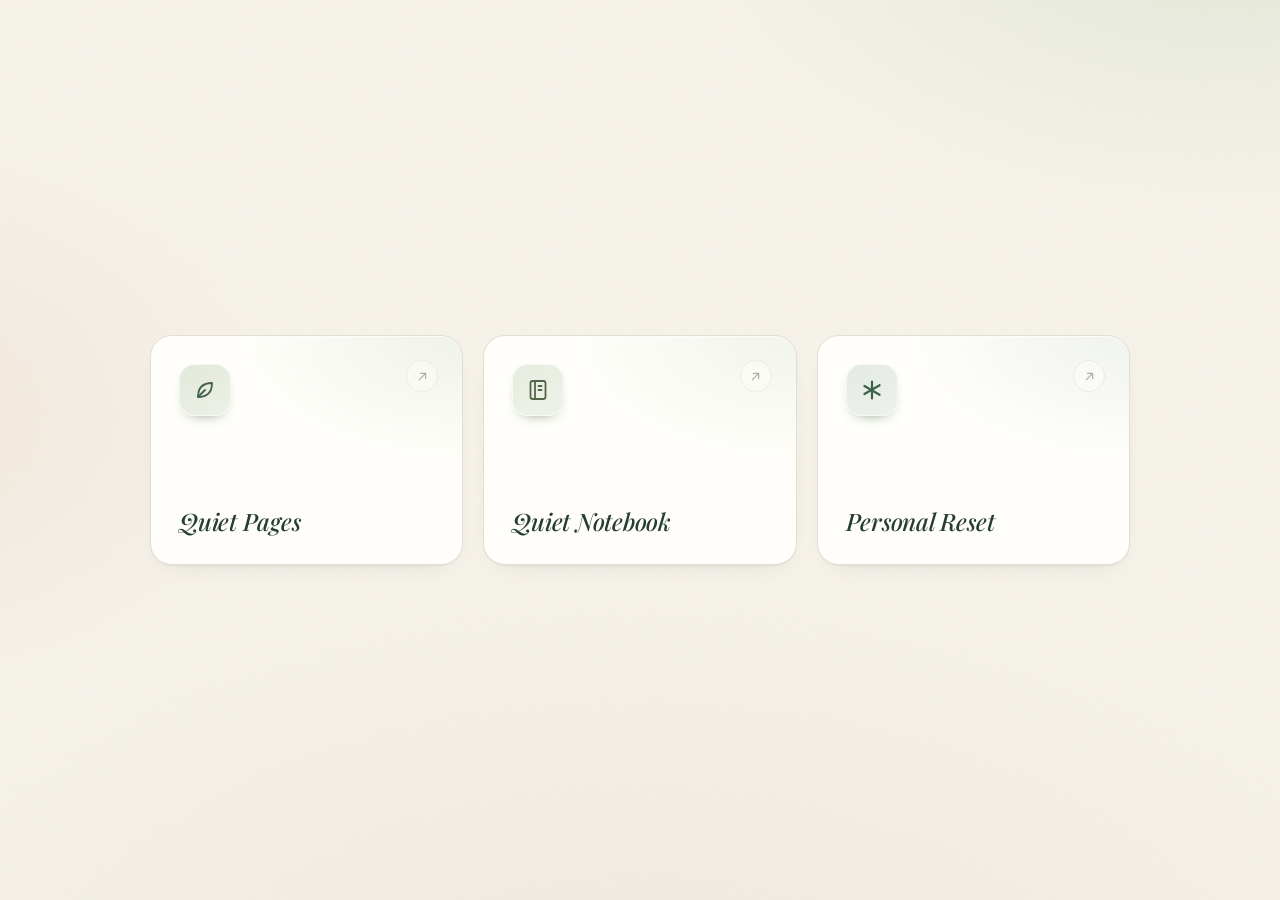
<file: index.html>
<!DOCTYPE html>
<html lang="en">
<head>
  <meta charset="utf-8">
  <meta name="viewport" content="width=device-width, initial-scale=1">
  <meta name="theme-color" content="#f7f3eb" media="(prefers-color-scheme: light)">
  <meta name="theme-color" content="#18221e" media="(prefers-color-scheme: dark)">
  <title>Quiet Corner</title>
  <link rel="icon" href="data:image/svg+xml,%3Csvg xmlns='http://www.w3.org/2000/svg' viewBox='0 0 24 24'%3E%3Crect width='24' height='24' rx='7' fill='%23466150'/%3E%3Cpath d='M7 17C7 11 10 8 17 7c0 7-3 10-10 10z' fill='none' stroke='%23f8f7f3' stroke-width='1.8' stroke-linejoin='round'/%3E%3C/svg%3E">
  <link rel="preconnect" href="https://fonts.googleapis.com">
  <link rel="preconnect" href="https://fonts.gstatic.com" crossorigin>
  <link rel="stylesheet" href="https://fonts.googleapis.com/css2?family=DM+Sans:wght@400;500;600;700&family=Playfair+Display:ital,wght@1,500;1,600&display=swap">
  <link rel="stylesheet" href="start.css">
  <script src="start.js" defer></script>
</head>
<body>
  <main class="choices" aria-label="Choose a page">
    <a class="choice" href="pages/" style="--tint:#e2eadb; --tint-strong:#466150; --ink-accent:#466150">
      <span class="glyph" aria-hidden="true">
        <svg viewBox="0 0 24 24" fill="none" stroke="currentColor" stroke-width="1.8" stroke-linecap="round" stroke-linejoin="round"><path d="M5 19C5 10 10 5 19 5c0 9-5 14-14 14z"/><path d="M5 19l7-7"/></svg>
      </span>
      <span class="name">Quiet Pages</span>
      <span class="arrow" aria-hidden="true"><svg viewBox="0 0 24 24" fill="none" stroke="currentColor" stroke-width="2" stroke-linecap="round" stroke-linejoin="round"><path d="M7 17L17 7M9 7h8v8"/></svg></span>
    </a>
    <a class="choice" href="notebook/" style="--tint:#e6eddf; --tint-strong:#53664b; --ink-accent:#53664b">
      <span class="glyph" aria-hidden="true">
        <svg viewBox="0 0 24 24" fill="none" stroke="currentColor" stroke-width="1.8" stroke-linecap="round"><rect x="4.5" y="3" width="15" height="18" rx="2.25"/><path d="M9 3v18M12.5 8h3M12.5 12h3"/></svg>
      </span>
      <span class="name">Quiet Notebook</span>
      <span class="arrow" aria-hidden="true"><svg viewBox="0 0 24 24" fill="none" stroke="currentColor" stroke-width="2" stroke-linecap="round" stroke-linejoin="round"><path d="M7 17L17 7M9 7h8v8"/></svg></span>
    </a>
    <a class="choice" href="reset/" style="--tint:#e4ebe3; --tint-strong:#3f604b; --ink-accent:#3f604b">
      <span class="glyph" aria-hidden="true">
        <svg viewBox="0 0 24 24" fill="none" stroke="currentColor" stroke-width="2.2" stroke-linecap="round"><path d="M12 3.5v17M4.4 8l15.2 8.8M4.4 16l15.2-8.8"/></svg>
      </span>
      <span class="name">Personal Reset</span>
      <span class="arrow" aria-hidden="true"><svg viewBox="0 0 24 24" fill="none" stroke="currentColor" stroke-width="2" stroke-linecap="round" stroke-linejoin="round"><path d="M7 17L17 7M9 7h8v8"/></svg></span>
    </a>
  </main>
</body>
</html>
</file>
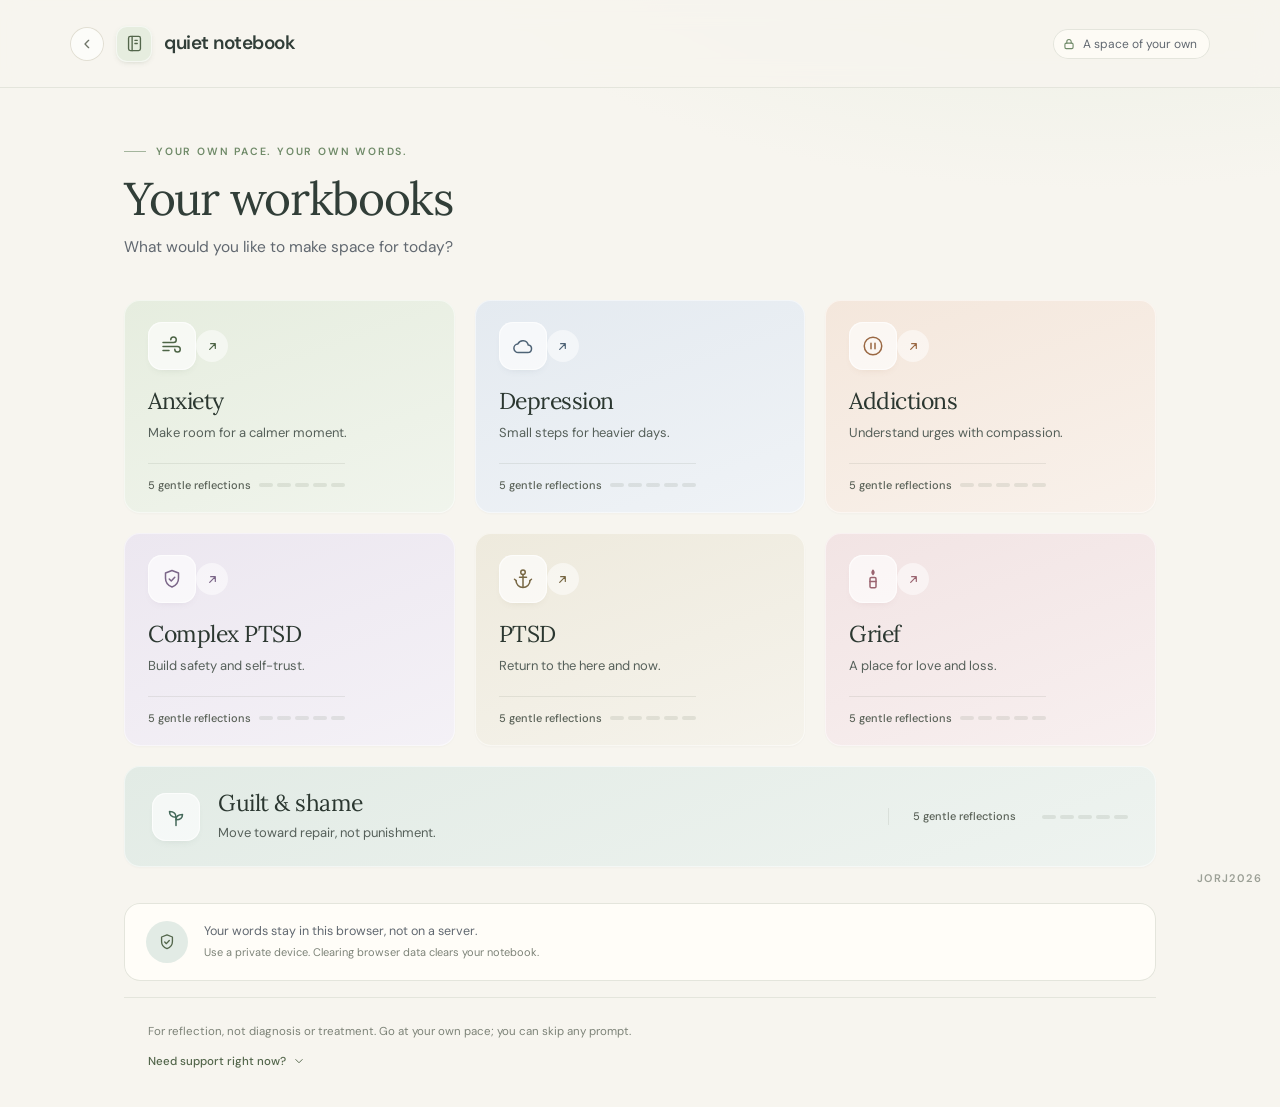
<file: notebook/index.html>
<!DOCTYPE html>
<html lang="en"><head><meta charset="UTF-8"><meta name="viewport" content="width=device-width, initial-scale=1"><meta name="theme-color" content="#f7f5ef"><title>Quiet Notebook</title><link rel="icon" href="data:image/svg+xml,<svg xmlns='http://www.w3.org/2000/svg' viewBox='0 0 24 24' fill='none' stroke='%2353664b' stroke-width='1.8' stroke-linecap='round'><rect x='4.5' y='3' width='15' height='18' rx='2.25' fill='%23e6eddf'/><path d='M9 3v18M12.5 8h3M12.5 12h3'/></svg>"><link rel="stylesheet" href="style.css"><link rel="stylesheet" href="../back.css"><script type="module" src="app.js"></script></head><body><header class="topbar"><div class="home-group"><a class="back-home" href="../" aria-label="Back to start" title="Back to start"><svg viewBox="0 0 24 24" fill="none" stroke="currentColor" stroke-width="2" stroke-linecap="round" stroke-linejoin="round" aria-hidden="true"><path d="M14.5 6.5L9 12l5.5 5.5"/></svg></a><a class="brand" href="#" aria-label="Quiet Notebook home"><span class="mark" aria-hidden="true"><svg class="ico" viewBox="0 0 24 24" focusable="false"><rect x="4.5" y="3" width="15" height="18" rx="2.25"/><path d="M9 3v18M12.5 8h3M12.5 12h3"/></svg></span>quiet notebook</a></div><span class="private"><svg class="ico" viewBox="0 0 24 24" aria-hidden="true" focusable="false"><rect x="5" y="10.5" width="14" height="9.5" rx="2.25"/><path d="M8.25 10.5V8a3.75 3.75 0 0 1 7.5 0v2.5"/></svg>A space of your own</span></header><main id="app"></main><footer>For reflection, not diagnosis or treatment. Go at your own pace; you can skip any prompt.<details><summary>Need support right now?<svg class="ico" viewBox="0 0 24 24" aria-hidden="true" focusable="false"><path d="M6.5 9.5l5.5 5.5 5.5-5.5"/></svg></summary><p>If you might hurt yourself or are in immediate danger, contact your local emergency service. In the US or Canada, call or text <a href="tel:988">988</a> for crisis support. Elsewhere, find local support at <a href="https://findahelpline.com" target="_blank" rel="noopener noreferrer">findahelpline.com</a>. A qualified mental health professional can help you work through difficult feelings.</p></details></footer><div class="credit">JORJ2026</div></body></html>
</file>
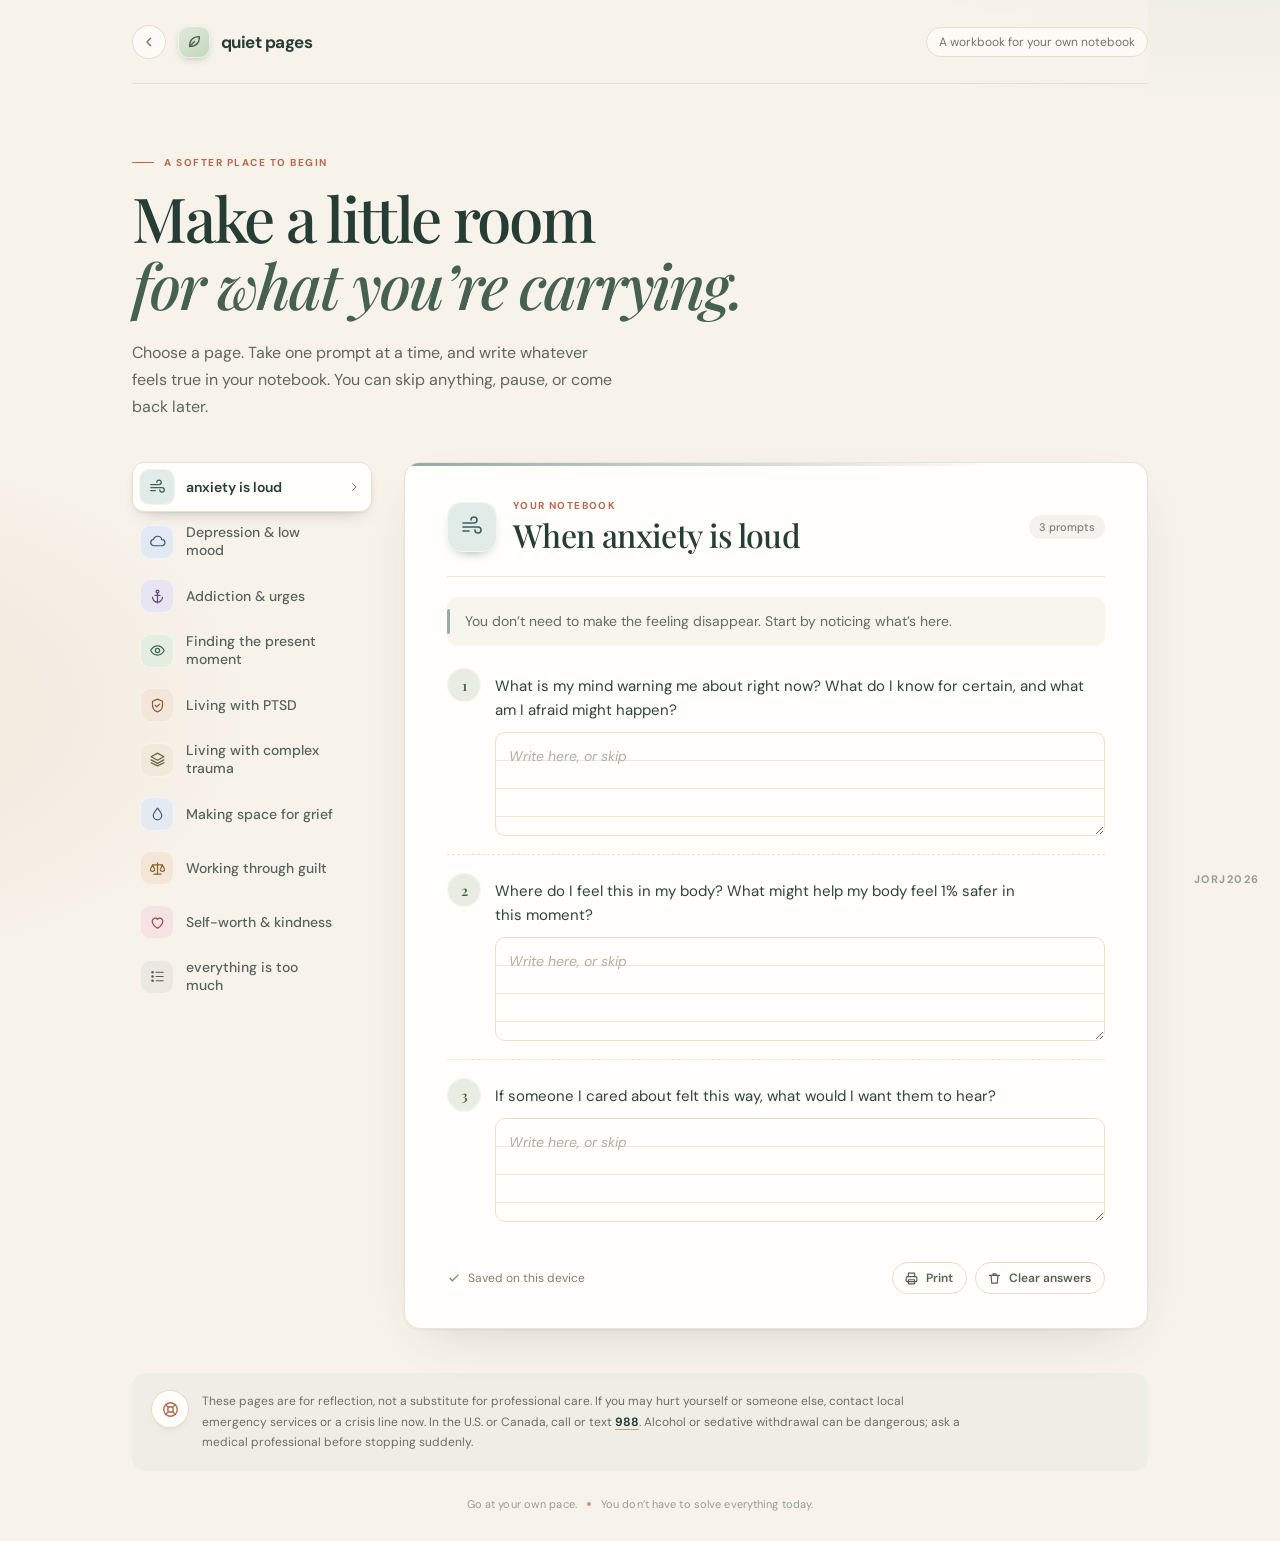
<file: pages/index.html>
<!doctype html>
<html lang="en"><head><meta charset="utf-8"><meta name="viewport" content="width=device-width, initial-scale=1"><meta name="theme-color" content="#f7f3eb"><title>Quiet Pages</title><link rel="icon" href="data:image/svg+xml,%3Csvg xmlns='http://www.w3.org/2000/svg' viewBox='0 0 32 32'%3E%3Crect width='32' height='32' rx='9' fill='%23e2eadb'/%3E%3Cpath d='M9 23C9 14 14 9 23 9c0 9-5 14-14 14z' fill='none' stroke='%23466150' stroke-width='2' stroke-linecap='round' stroke-linejoin='round'/%3E%3Cpath d='M9 23l7-7' fill='none' stroke='%23466150' stroke-width='2' stroke-linecap='round'/%3E%3C/svg%3E"><link rel="stylesheet" href="styles.css"><link rel="stylesheet" href="../back.css"><script type="module" src="app.js"></script></head>
<body><main class="shell"><header class="topbar"><div class="home-group"><a class="back-home" href="../" aria-label="Back to start" title="Back to start"><svg viewBox="0 0 24 24" fill="none" stroke="currentColor" stroke-width="2" stroke-linecap="round" stroke-linejoin="round" aria-hidden="true"><path d="M14.5 6.5L9 12l5.5 5.5"/></svg></a><a class="wordmark" href="#top" aria-label="Quiet Pages home"><span class="mark" aria-hidden="true"><svg viewBox="0 0 24 24" fill="none" stroke="currentColor" stroke-width="1.8" stroke-linecap="round" stroke-linejoin="round"><path d="M5 19C5 10 10 5 19 5c0 9-5 14-14 14z"/><path d="M5 19l7-7"/></svg></span> quiet pages</a></div><span class="top-note">A workbook for your own notebook</span></header>
<section class="intro" id="top" aria-labelledby="main-title"><p class="eyebrow">A softer place to begin</p><h1 id="main-title">Make a little room<br><em>for what you’re carrying.</em></h1><p class="intro-copy">Choose a page. Take one prompt at a time, and write whatever feels true in your notebook. You can skip anything, pause, or come back later.</p></section>
<section class="workbook" aria-label="Self-help workbooks"><nav class="topics" aria-label="Choose a workbook" id="topic-list"></nav><article class="page" aria-live="polite" aria-atomic="true" id="workbook-page"></article></section>
<aside class="care-note"><span class="care-icon" aria-hidden="true"><svg viewBox="0 0 24 24" fill="none" stroke="currentColor" stroke-width="1.7" stroke-linecap="round" stroke-linejoin="round"><circle cx="12" cy="12" r="8.5"/><circle cx="12" cy="12" r="3.5"/><path d="M5.6 5.6l3.3 3.3M15.1 15.1l3.3 3.3M18.4 5.6l-3.3 3.3M8.9 15.1l-3.3 3.3"/></svg></span><p>These pages are for reflection, not a substitute for professional care. If you may hurt yourself or someone else, contact local emergency services or a crisis line now. In the U.S. or Canada, call or text <a href="tel:988">988</a>. Alcohol or sedative withdrawal can be dangerous; ask a medical professional before stopping suddenly.</p></aside>
<footer><span>Go at your own pace.</span><span class="footer-dot" aria-hidden="true"></span><span>You don’t have to solve everything today.</span></footer></main><p class="signature">JORJ2026</p></body></html>
</file>
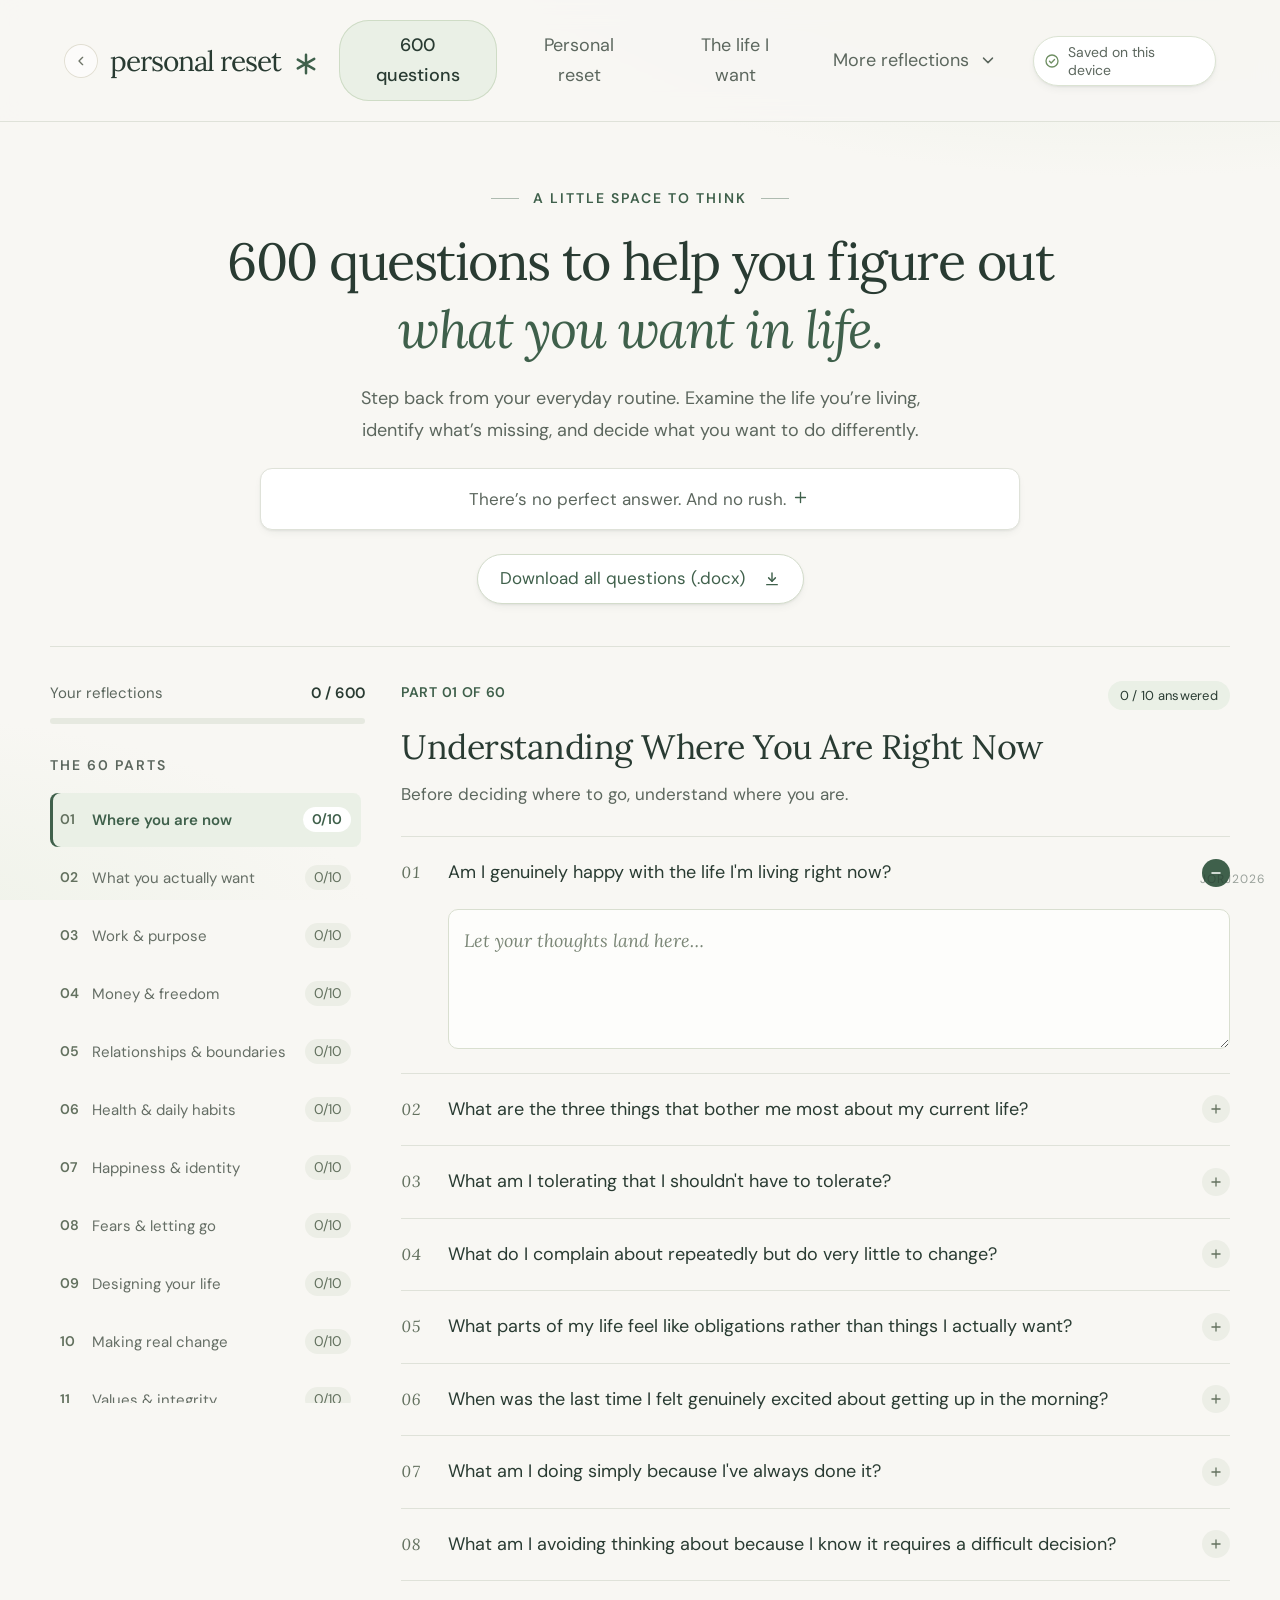
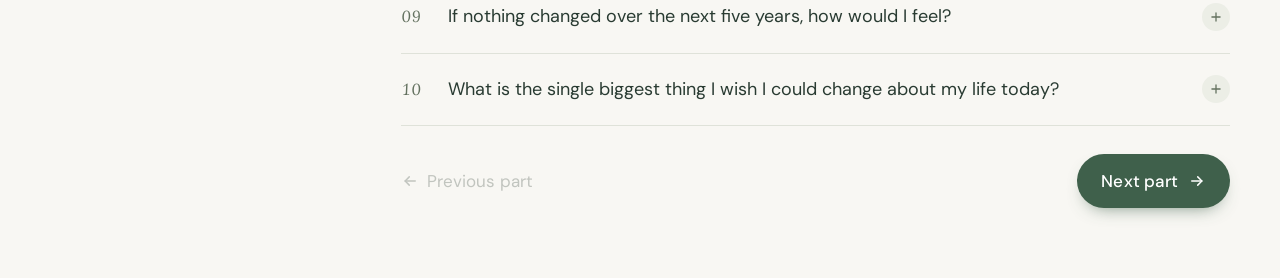
<file: reset/index.html>
<!DOCTYPE html>
<html lang="en"><head><meta charset="utf-8"><meta name="viewport" content="width=device-width,initial-scale=1"><title>Personal Reset</title><link rel="icon" href="data:image/svg+xml,%3Csvg xmlns='http://www.w3.org/2000/svg' viewBox='0 0 24 24'%3E%3Crect width='24' height='24' rx='7' fill='%233f604b'/%3E%3Cpath d='M12 5v14M5.6 8.5l12.8 7M5.6 15.5l12.8-7' stroke='%23f8f7f3' stroke-width='2.2' stroke-linecap='round' fill='none'/%3E%3C/svg%3E"><link rel="stylesheet" href="style.css"><link rel="stylesheet" href="additions.css"><link rel="stylesheet" href="polish.css"><link rel="stylesheet" href="../back.css"><script type="module" src="app.js"></script></head><body><header><div class="home-group"><a class="back-home" href="../" aria-label="Back to start" title="Back to start"><svg viewBox="0 0 24 24" fill="none" stroke="currentColor" stroke-width="2" stroke-linecap="round" stroke-linejoin="round" aria-hidden="true"><path d="M14.5 6.5L9 12l5.5 5.5"/></svg></a><a class="brand" href="./">personal reset<span class="brand-dot" aria-hidden="true"><svg class="icon" viewBox="0 0 24 24" fill="none" stroke="currentColor" stroke-width="2.3" stroke-linecap="round" aria-hidden="true"><path d="M12 3.5v17M4.4 8l15.2 8.8M4.4 16l15.2-8.8"/></svg></span></a></div><nav aria-label="Journal sections"><button data-view="questions" class="active">600 questions</button><button data-view="reset">Personal reset</button><button data-view="inventory">The life I want</button><div class="more-wrap"><button class="more-toggle" type="button" aria-expanded="false" aria-controls="more-menu">More reflections <span class="chev" aria-hidden="true"><svg class="icon" viewBox="0 0 24 24" fill="none" stroke="currentColor" stroke-width="1.9" stroke-linecap="round" stroke-linejoin="round"><path d="M6 9.5l6 6 6-6"/></svg></span></button><div class="more-menu" id="more-menu" hidden aria-label="More reflection sections"></div></div></nav><span class="save-status" id="save-status"><span class="save-icon" aria-hidden="true"><svg class="icon" viewBox="0 0 24 24" fill="none" stroke="currentColor" stroke-width="2" stroke-linecap="round" stroke-linejoin="round"><circle cx="12" cy="12" r="9"/><path d="M8.2 12.3l2.6 2.6 5-5.2"/></svg></span><span id="save-text">Saved on this device</span></span></header><main id="app"></main><div id="toast" role="status"></div><div class="corner-mark" aria-hidden="true">JORJ2026</div></body></html>
</file>
<file: start.css>
:root {
  --paper: #f7f3eb;
  --paper-2: #efe9dd;
  --ink: #263d35;
  --muted: #6f7568;
  --line: #e2dfd3;
  --white: #fffefa;
  --shadow: rgba(38, 61, 53, .34);
  --ease: cubic-bezier(.2, .7, .2, 1);
  --ease-out: cubic-bezier(.16, 1, .3, 1);
  color-scheme: light dark;
}

@media (prefers-color-scheme: dark) {
  :root {
    --paper: #18221e;
    --paper-2: #1d2924;
    --ink: #e4ebe2;
    --muted: #9aa597;
    --line: #2f3d36;
    --white: #202c26;
    --shadow: rgba(0, 0, 0, .5);
  }
}

* { box-sizing: border-box; }

::selection { background: #d6e3cc; color: var(--ink); }

body {
  margin: 0;
  min-height: 100vh;
  min-height: 100dvh;
  display: grid;
  place-items: center;
  padding: clamp(20px, 4vw, 48px);
  background:
    radial-gradient(900px 520px at 96% -12%, color-mix(in srgb, #c9dabd 45%, transparent) 0%, transparent 60%),
    radial-gradient(760px 480px at -12% 46%, color-mix(in srgb, #ead5c2 40%, transparent) 0%, transparent 58%),
    radial-gradient(1200px 700px at 50% 120%, var(--paper-2) 0%, transparent 70%),
    var(--paper);
  background-attachment: fixed;
  color: var(--ink);
  font-family: 'DM Sans', system-ui, sans-serif;
  font-optical-sizing: auto;
  -webkit-font-smoothing: antialiased;
  text-rendering: optimizeLegibility;
  overflow-x: hidden;
}

/* 1. Paper grain over the whole page */
body::after {
  content: '';
  position: fixed;
  inset: 0;
  pointer-events: none;
  z-index: 0;
  opacity: .06;
  mix-blend-mode: multiply;
  background-image: url("data:image/svg+xml,%3Csvg xmlns='http://www.w3.org/2000/svg' width='160' height='160'%3E%3Cfilter id='n'%3E%3CfeTurbulence type='fractalNoise' baseFrequency='.85' numOctaves='2' stitchTiles='stitch'/%3E%3C/filter%3E%3Crect width='100%25' height='100%25' filter='url(%23n)'/%3E%3C/svg%3E");
}

/* 2. Layout */
.choices {
  position: relative;
  z-index: 1;
  display: grid;
  grid-template-columns: repeat(3, minmax(0, 1fr));
  gap: clamp(12px, 2vw, 20px);
  width: min(980px, 100%);
}

/* 3. Cards */
.choice {
  position: relative;
  isolation: isolate;
  overflow: hidden;
  display: flex;
  flex-direction: column;
  align-items: flex-start;
  justify-content: space-between;
  gap: clamp(28px, 5vw, 48px);
  min-height: clamp(180px, 26vh, 230px);
  padding: clamp(20px, 2.4vw, 28px);
  border: 1px solid var(--line);
  border-radius: 22px;
  background:
    radial-gradient(120% 90% at 100% 0%, color-mix(in srgb, var(--tint) 55%, transparent) 0%, transparent 60%),
    var(--white);
  box-shadow:
    inset 0 1px 0 rgba(255, 255, 255, .7),
    0 1px 2px rgba(38, 61, 53, .06),
    0 10px 24px -20px var(--shadow);
  color: var(--ink);
  text-decoration: none;
  -webkit-tap-highlight-color: transparent;
  animation: rise .8s var(--ease-out) both;
  animation-delay: calc(var(--i, 0) * 90ms + 120ms);
  transition:
    transform .35s var(--ease-out),
    box-shadow .35s var(--ease-out),
    border-color .35s var(--ease),
    opacity .35s var(--ease),
    filter .35s var(--ease);
}

.choice:nth-child(1) { --i: 0; }
.choice:nth-child(2) { --i: 1; }
.choice:nth-child(3) { --i: 2; }

/* 4. Soft glow that follows the pointer (see start.js) */
.choice::before {
  content: '';
  position: absolute;
  inset: 0;
  z-index: -1;
  border-radius: inherit;
  opacity: 0;
  pointer-events: none;
  background: radial-gradient(
    260px circle at var(--mx, 50%) var(--my, 0%),
    color-mix(in srgb, var(--tint) 85%, transparent) 0%,
    transparent 70%
  );
  transition: opacity .45s var(--ease);
}

/* 5. Thin accent line that draws across the top edge */
.choice::after {
  content: '';
  position: absolute;
  top: -1px;
  left: 24px;
  right: 24px;
  height: 2px;
  border-radius: 2px;
  background: var(--tint-strong);
  transform: scaleX(0);
  transform-origin: left;
  transition: transform .6s var(--ease-out);
}

.choice:hover,
.choice:focus-visible {
  transform: translateY(-4px);
  border-color: color-mix(in srgb, var(--tint-strong) 35%, var(--line));
  box-shadow:
    inset 0 1px 0 rgba(255, 255, 255, .7),
    0 2px 4px rgba(38, 61, 53, .05),
    0 28px 48px -26px var(--shadow);
}

.choice:hover::before { opacity: 1; }
.choice:hover::after { transform: scaleX(1); }

.choice:active {
  transform: translateY(-1px) scale(.985);
  transition-duration: .12s;
}

.choice:focus-visible {
  outline: 2px solid var(--tint-strong);
  outline-offset: 4px;
}

/* 6. Calm the siblings while one card is hovered */
.choices:has(.choice:hover) .choice:not(:hover) {
  opacity: .6;
  filter: saturate(.7);
}

/* 7. Glyph */
.glyph {
  position: relative;
  display: grid;
  place-items: center;
  width: 52px;
  height: 52px;
  border-radius: 16px;
  background: linear-gradient(150deg, var(--tint) 0%, color-mix(in srgb, var(--tint) 70%, #fff) 100%);
  color: var(--ink-accent);
  box-shadow: inset 0 0 0 1px rgba(255, 255, 255, .6), 0 6px 14px -10px var(--tint-strong);
  transition: transform .5s var(--ease-out), border-radius .5s var(--ease-out), box-shadow .5s var(--ease-out);
}

.glyph::after {
  content: '';
  position: absolute;
  inset: -6px;
  border-radius: 20px;
  border: 1px dashed color-mix(in srgb, var(--tint-strong) 35%, transparent);
  opacity: 0;
  transform: scale(.9) rotate(-8deg);
  transition: opacity .4s var(--ease), transform .6s var(--ease-out);
}

.glyph svg {
  width: 24px;
  height: 24px;
  transition: transform .5s var(--ease-out);
}

.choice:hover .glyph {
  transform: rotate(-6deg) scale(1.06);
  border-radius: 22px;
  box-shadow: inset 0 0 0 1px rgba(255, 255, 255, .6), 0 12px 24px -12px var(--tint-strong);
}
.choice:hover .glyph::after {
  opacity: 1;
  transform: scale(1) rotate(0deg);
}
.choice:hover .glyph svg { transform: scale(1.08); }

/* 8. Name */
.name {
  position: relative;
  font-family: 'Playfair Display', Georgia, serif;
  font-style: italic;
  font-weight: 500;
  font-size: clamp(20px, 2.2vw, 24px);
  line-height: 1.15;
  letter-spacing: -.01em;
  text-wrap: balance;
  transition: color .35s var(--ease), transform .5s var(--ease-out);
}

.choice:hover .name {
  color: var(--tint-strong);
  transform: translateX(2px);
}

@media (prefers-color-scheme: dark) {
  .choice:hover .name { color: color-mix(in srgb, var(--tint) 80%, #fff); }
}

/* 9. Arrow in the corner */
.arrow {
  position: absolute;
  top: clamp(18px, 2vw, 24px);
  right: clamp(18px, 2vw, 24px);
  display: grid;
  place-items: center;
  width: 32px;
  height: 32px;
  border-radius: 999px;
  border: 1px solid var(--line);
  color: var(--muted);
  background: var(--white);
  opacity: .55;
  transition: opacity .35s var(--ease), transform .5s var(--ease-out), background-color .35s var(--ease), color .35s var(--ease), border-color .35s var(--ease);
}

.arrow svg { width: 15px; height: 15px; }

.choice:hover .arrow,
.choice:focus-visible .arrow {
  opacity: 1;
  transform: rotate(-0deg) translate(2px, -2px);
  background: var(--tint-strong);
  border-color: var(--tint-strong);
  color: #fff;
}

/* 10. Keyframes */
@keyframes rise {
  from { opacity: 0; transform: translateY(18px) scale(.985); filter: blur(4px); }
  to   { opacity: 1; transform: none; filter: blur(0); }
}

/* 11. Small screens: a single column of horizontal rows */
@media (max-width: 760px) {
  body { place-items: start center; padding-top: clamp(32px, 9vh, 72px); }

  .choices { grid-template-columns: 1fr; gap: 12px; }

  .choice {
    flex-direction: row;
    align-items: center;
    justify-content: flex-start;
    gap: 18px;
    min-height: 92px;
    padding: 18px 64px 18px 18px;
    border-radius: 20px;
  }

  .glyph { width: 48px; height: 48px; flex: none; }
  .arrow { top: 50%; right: 18px; transform: translateY(-50%); }
  .choice:hover .arrow,
  .choice:focus-visible .arrow { transform: translateY(-50%) translate(2px, -2px); }
  .name { font-size: 21px; }
  .choice:hover { transform: translateY(-2px); }
}

/* 12. Reduced motion: no drift, no lift, no entrance animation */
@media (prefers-reduced-motion: reduce) {
  .choice,
  .glyph,
  .glyph::after,
  .glyph svg,
  .name,
  .arrow,
  .choice::after,
  .choice::before {
    animation: none !important;
    transition: none !important;
  }
  .choice:hover { transform: none; }
}
</file>
<file: notebook/style.css>
@import url('https://fonts.googleapis.com/css2?family=DM+Sans:wght@400;450;500;600;650&family=Lora:wght@400;500&display=swap');

:root{
  --bg:#f7f5ef;--paper:#fffdf8;--ink:#313e38;--muted:#616870;--soft:#7d8378;--line:#e4e5dc;
  --accent:#53664b;--accent-2:#6f8a68;--ring:#73866c;
  --sage:#e6eddf;--blue:#e4eaf0;--peach:#f4e7dc;--lilac:#ece7f0;--sand:#eeeadd;--rose:#f2e4e4;--mint:#e2ebe5;
  --radius:16px;--ease:cubic-bezier(.2,.7,.2,1);
}

*{box-sizing:border-box}
body{
  margin:0;min-height:100vh;color:var(--ink);font-family:'DM Sans',system-ui,sans-serif;font-size:15px;line-height:1.5;
  background:radial-gradient(1100px 520px at 85% -12%,#e8eee1 0%,transparent 62%),var(--bg);
  -webkit-font-smoothing:antialiased;text-rendering:optimizeLegibility;
}
::selection{background:#d8e3cf;color:var(--ink)}
button,textarea{font:inherit}
button,a,textarea{-webkit-tap-highlight-color:transparent}
button{color:inherit;cursor:pointer}
button:focus-visible,a:focus-visible,summary:focus-visible{outline:2px solid var(--ring);outline-offset:4px;border-radius:6px}
a{color:inherit}

/* Icons */
.ico{width:22px;height:22px;flex:none;fill:none;stroke:currentColor;stroke-width:1.6;stroke-linecap:round;stroke-linejoin:round;overflow:visible}

/* Top bar */
.topbar{
  position:sticky;top:0;z-index:10;height:88px;padding:0 5.5%;
  display:flex;align-items:center;justify-content:space-between;
  background:rgba(247,245,239,.84);-webkit-backdrop-filter:blur(12px) saturate(1.2);backdrop-filter:blur(12px) saturate(1.2);
  border-bottom:1px solid var(--line);
}
.brand{display:flex;align-items:center;gap:12px;text-decoration:none;font-weight:600;letter-spacing:-.5px;font-size:19px;transition:color .25s}
.brand:hover{color:var(--accent)}
.mark{
  width:36px;height:36px;border-radius:11px;display:grid;place-items:center;
  background:var(--sage);color:var(--accent);box-shadow:inset 0 0 0 1px #ffffff99,0 2px 6px -3px #53664b55;
  transition:transform .4s var(--ease);
}
.brand:hover .mark{transform:rotate(-6deg)}
.mark .ico{width:19px;height:19px;stroke-width:1.7}
.private{
  color:var(--muted);font-size:12px;display:flex;gap:7px;align-items:center;
  padding:6px 13px 6px 9px;border-radius:999px;background:rgba(255,253,248,.72);box-shadow:inset 0 0 0 1px var(--line);
}
.private .ico{width:14px;height:14px;color:var(--accent-2);stroke-width:1.9}

main{min-height:calc(100vh - 235px)}

/* Library / landing */
.library{max-width:1080px;margin:0 auto;padding:56px 24px 16px}
.eyebrow{display:flex;align-items:center;gap:10px;font-size:10.5px;letter-spacing:1.8px;font-weight:600;color:var(--accent-2)}
.eyebrow:before{content:'';width:22px;height:1px;background:currentColor;opacity:.6}
h1,h2{font-family:'Lora',Georgia,serif;font-weight:400}
h1{font-size:46px;letter-spacing:-1.3px;line-height:1.08;margin:14px 0 12px}
.intro>p{color:var(--muted);margin:0 0 40px;font-size:15.5px;line-height:1.6;max-width:52ch}
.grid{display:grid;grid-template-columns:repeat(3,1fr);gap:20px}

/* Workbook cards and their colour families */
.workbook{
  --c:var(--sage);--tone:#4d6546;--glow:#4d654633;
  position:relative;display:flex;flex-direction:column;min-height:196px;padding:22px 24px 20px;
  border:0;border-radius:var(--radius);text-align:left;color:var(--ink);
  background:var(--c);background:linear-gradient(160deg,var(--c) 0%,color-mix(in srgb,var(--c) 58%,#fff) 100%);
  box-shadow:inset 0 0 0 1px #ffffff80,0 1px 2px #31423208;
  transition:transform .35s var(--ease),box-shadow .35s var(--ease);
  animation:rise .7s var(--ease) backwards;animation-delay:calc(var(--i,0) * 80ms + 80ms);
}
.workbook:hover{transform:translateY(-4px);box-shadow:inset 0 0 0 1px #ffffff99,0 18px 32px -16px var(--glow)}
.workbook:active{transform:translateY(-1px) scale(.99);transition-duration:.12s}
@keyframes rise{from{opacity:0;transform:translateY(12px)}}

.sage{--c:var(--sage);--tone:#4d6546;--glow:#4d654633}
.blue{--c:var(--blue);--tone:#4e6376;--glow:#4e637633}
.peach{--c:var(--peach);--tone:#9a6843;--glow:#9a684333}
.lilac{--c:var(--lilac);--tone:#7b6688;--glow:#7b668833}
.sand{--c:var(--sand);--tone:#776743;--glow:#77674333}
.rose{--c:var(--rose);--tone:#9a6470;--glow:#9a647033}
.mint{--c:var(--mint);--tone:#44695a;--glow:#44695a33}

.card-top{display:flex;align-items:center;justify-content:space-between;margin-bottom:18px}
.symbol{
  width:48px;height:48px;display:grid;place-items:center;border-radius:14px;flex:none;
  background:rgba(255,255,255,.66);color:var(--tone);
  box-shadow:inset 0 0 0 1px #ffffffb3,0 4px 10px -6px var(--glow);
  transition:transform .45s var(--ease);
}
.symbol .ico{width:24px;height:24px;stroke-width:1.5}
.workbook:hover .symbol{transform:rotate(-7deg) scale(1.06)}
.arrow{
  width:32px;height:32px;display:grid;place-items:center;border-radius:50%;
  color:var(--tone);background:rgba(255,255,255,.5);transition:transform .35s var(--ease),background .3s;
}
.arrow .ico{width:15px;height:15px;stroke-width:1.9}
.workbook:hover .arrow{background:#fff;transform:translate(2px,-2px)}

.workbook h2{font-size:23px;letter-spacing:-.5px;line-height:1.15;margin:0 0 8px;color:#2b3730;text-wrap:balance}
.workbook p{font-size:13px;color:#56605a;margin:0 0 20px;line-height:1.55;text-wrap:pretty}
.card-bottom{
  margin-top:auto;border-top:1px solid #43513d1a;padding-top:13px;
  display:flex;justify-content:space-between;align-items:center;gap:8px;
  font-size:11px;font-weight:500;color:#5a6258;
}
.dots{display:flex;gap:4px}
.dots i{width:14px;height:4px;border-radius:2px;background:#52664d1f;transition:background .3s}
.dots .filled{background:var(--tone)}

/* Storage note */
.storage-note{
  display:flex;align-items:center;gap:16px;margin:36px 0 0;padding:18px 22px;
  border-radius:var(--radius);background:var(--paper);box-shadow:inset 0 0 0 1px var(--line);
  color:var(--muted);font-size:12.5px;line-height:1.65;
}
.storage-note p{margin:0}
.storage-note p span{color:var(--soft);font-size:11px}
.note-icon{width:42px;height:42px;flex:none;display:grid;place-items:center;border-radius:50%;background:var(--mint);color:var(--accent)}
.note-icon .ico{width:20px;height:20px}

/* Corner credit */
.credit{position:fixed;right:18px;bottom:14px;z-index:5;font-size:11px;font-weight:600;letter-spacing:1.4px;color:var(--soft);opacity:.75;pointer-events:none;font-variant-numeric:tabular-nums}

/* Footer */
footer{max-width:1032px;margin:0 auto;padding:24px 24px 34px;border-top:1px solid var(--line);color:var(--soft);font-size:11.5px;line-height:1.7}
details{margin-top:8px}
summary{display:inline-flex;align-items:center;gap:6px;width:max-content;cursor:pointer;list-style:none;color:var(--accent);font-weight:500;padding:2px 0}
summary::-webkit-details-marker{display:none}
summary .ico{width:14px;height:14px;transition:transform .3s var(--ease)}
details[open] summary .ico{transform:rotate(180deg)}
details p{max-width:660px;margin:10px 0 0;font-size:12px;padding-left:14px;border-left:2px solid var(--mint)}
details a{color:var(--accent);text-decoration:underline;text-decoration-color:#73907880;text-underline-offset:3px}

/* Workbook pages */
.writing{max-width:830px;margin:auto;padding:28px 24px 40px}
.writing-nav{display:flex;align-items:center;justify-content:space-between;margin-bottom:32px}
.text-button{
  display:inline-flex;align-items:center;gap:7px;padding:7px 12px 7px 8px;margin-left:-8px;
  border:0;border-radius:999px;background:none;font-size:12.5px;transition:background .2s,color .2s;
}
.text-button .ico{width:15px;height:15px;stroke-width:1.8;transition:transform .3s var(--ease)}
.text-button:hover:not(:disabled){color:var(--accent);background:#e9efe2}
.text-button:hover:not(:disabled) .ico-l{transform:translateX(-3px)}
.text-button:disabled{opacity:.35;cursor:default}
#save-status{font-size:11px;color:var(--soft);display:flex;align-items:center;gap:7px}
#save-status:before{content:'';width:6px;height:6px;border-radius:50%;background:#8fae83}

.workbook-heading{display:flex;align-items:center;gap:18px}
.workbook-heading .symbol{
  width:60px;height:60px;border-radius:18px;background:var(--c);
  box-shadow:inset 0 0 0 1px #ffffffa0,0 8px 16px -10px var(--glow);
}
.workbook-heading .symbol .ico{width:28px;height:28px}
.workbook-heading h1{font-size:32px;margin:7px 0 0;letter-spacing:-.8px}
.workbook-heading .eyebrow{font-size:9.5px}
.workbook-intro{color:#666d63;font-size:13px;line-height:1.75;max-width:700px;margin:20px 0 26px}

.notebook{
  border-radius:var(--radius);background:var(--paper);overflow:hidden;
  box-shadow:0 18px 40px -26px #313e3850,0 0 0 1px #e0e2d7;
}
.tabs{display:flex;flex-wrap:wrap;justify-content:center;gap:8px;padding:12px 14px;background:#f0f1e9;border-bottom:1px solid #ecece3}
.step{
  display:flex;align-items:center;gap:8px;padding:6px 12px 6px 10px;border:0;border-radius:999px;background:none;
  color:#8f9687;font-size:12px;transition:background .2s,color .2s;
}
.step:hover{color:var(--accent)}
.step.active{color:#3c5236;background:var(--paper);box-shadow:0 1px 3px #313e3812,0 0 0 1px #e0e2d7}
.step i{display:grid;place-items:center;width:14px;height:14px;border-radius:50%;background:#d9dece;color:#fff;transition:background .25s}
.step i .ico{width:8px;height:8px;stroke-width:3;opacity:0;transition:opacity .2s}
.step i.done{background:#637f54}
.step i.done .ico{opacity:1}

.paper{padding:32px 44px 18px}
.page-number{font-size:9.5px;color:#8b947f;letter-spacing:1.7px;font-weight:600}
.paper h2{font-size:30px;margin:12px 0 10px;letter-spacing:-.5px;line-height:1.2;outline:none;text-wrap:balance}
.guidance{font-size:13px;line-height:1.75;color:#7d8277;margin:0 0 22px;max-width:620px}
.paper label{display:block;font-size:14.5px;line-height:1.7;font-weight:500;max-width:640px;margin-bottom:18px}
.paper textarea{
  display:block;width:100%;min-height:236px;resize:vertical;border:0;border-radius:0;
  background:repeating-linear-gradient(transparent,transparent 31px,#e8e9e1 31px,#e8e9e1 32px);
  font-size:15px;line-height:32px;padding:0 8px;color:#455041;outline:none;transition:box-shadow .3s;
}
.paper textarea:focus{box-shadow:-2px 0 0 var(--accent-2)}
.paper textarea::placeholder{color:#a5a899;font-style:italic}
.paper-bottom{display:flex;justify-content:space-between;color:#9ea291;font-size:10.5px;padding-top:14px;font-variant-numeric:tabular-nums}
.page-controls{display:flex;align-items:center;justify-content:space-between;border-top:1px solid #ecece3;padding:16px 30px;background:#fbfaf4}
.page-controls>span{font-size:11px;color:#969c8f;font-variant-numeric:tabular-nums}
.next-button{
  display:inline-flex;align-items:center;gap:9px;padding:11px 12px 11px 18px;border:0;border-radius:999px;
  background:var(--accent);color:#fffef7;font-size:12.5px;font-weight:500;
  box-shadow:0 8px 16px -8px #405339;transition:background .2s,transform .2s var(--ease),box-shadow .2s;
}
.next-button:hover{background:#405339;box-shadow:0 12px 20px -10px #405339}
.next-button:active{transform:scale(.98)}
.next-button .ico{width:15px;height:15px;stroke-width:1.9;transition:transform .3s var(--ease)}
.next-button:hover .ico-r{transform:translateX(3px)}

/* Tablet and up: the last card becomes a wide banner */
@media(min-width:760px){
  .workbook:last-child{grid-column:1/-1;min-height:0;display:grid;grid-template-columns:48px 1fr 240px;align-items:center;column-gap:18px;padding:24px 28px}
  .workbook:last-child .card-top{grid-row:1/3;margin:0}
  .workbook:last-child .arrow{display:none}
  .workbook:last-child h2{align-self:end;margin:0}
  .workbook:last-child p{grid-column:2;align-self:start;margin:6px 0 0}
  .workbook:last-child .card-bottom{grid-column:3;grid-row:1/3;border:0;border-left:1px solid #43513d1a;margin:0;padding:0 0 0 24px}
}

@media(max-width:760px){
  .topbar{height:73px}
  .library{padding-top:36px}
  .grid{grid-template-columns:repeat(2,1fr);gap:14px}
  .workbook{padding:20px;min-height:190px}
  .workbook:last-child{grid-column:1/-1}
  .private{font-size:10.5px;padding:5px 11px 5px 8px}
  h1{font-size:38px}
  .writing{padding:22px 18px 32px}
  .paper{padding:26px 24px}
  .workbook-heading h1{font-size:27px}
  .page-controls{padding:14px 20px}
  .tabs{gap:6px}
}

@media(max-width:430px){
  .brand{font-size:17px}
  .mark{width:32px;height:32px}
  .private{display:none}
  .library{padding:30px 18px 18px}
  .workbook{padding:18px 16px;min-height:186px}
  .symbol{width:42px;height:42px;border-radius:12px}
  .symbol .ico{width:21px;height:21px}
  .workbook h2{font-size:21px}
  .workbook p{font-size:12px}
  .card-bottom{font-size:10px}
  .dots i{width:10px}
  .storage-note{padding:16px}
  .paper{padding:22px 20px 16px}
  .paper h2{font-size:25px}
  .page-controls>span{display:none}
  #save-status{max-width:150px;text-align:right}
  .writing-nav{margin-bottom:24px}
  .workbook-heading{gap:14px}
  .workbook-heading h1{font-size:24px}
  .workbook-heading .symbol{width:50px;height:50px;flex-shrink:0}
  .step{padding:5px 9px}
}

@media(prefers-reduced-motion:reduce){*{transition:none!important;animation:none!important}}
</file>
<file: back.css>
/* Shared style for the link back to the start page (used by each app) */
.home-group {
  display: flex;
  align-items: center;
  gap: 12px;
  min-width: 0;
}

.back-home {
  flex: none;
  display: grid;
  place-items: center;
  width: 34px;
  height: 34px;
  border-radius: 999px;
  color: #6f7568;
  background: rgba(255, 255, 255, .6);
  box-shadow: inset 0 0 0 1px #e2dfd3;
  text-decoration: none;
  transition: color .25s, background-color .25s, box-shadow .25s, transform .35s cubic-bezier(.2, .7, .2, 1);
}

.back-home svg {
  width: 16px;
  height: 16px;
}

.back-home:hover {
  color: #263d35;
  background: #fff;
  box-shadow: inset 0 0 0 1px #cfd9c9;
  transform: translateX(-2px);
}

.back-home:focus-visible {
  outline: 2px solid #466150;
  outline-offset: 3px;
}

@media (prefers-reduced-motion: reduce) {
  .back-home { transition: none; }
  .back-home:hover { transform: none; }
}
</file>
<file: pages/styles.css>
@import url('https://fonts.googleapis.com/css2?family=DM+Sans:wght@400;500;600;700&family=Playfair+Display:ital,wght@0,500;0,600;1,500&display=swap');

:root {
  --paper: #f7f3eb;
  --ink: #263d35;
  --muted: #6f7568;
  --line: #e2dfd3;
  --sage: #e8ece2;
  --sage-deep: #466150;
  --accent: #b9674e;
  --white: #fffefa;
  --ease: cubic-bezier(.2, .7, .2, 1);
}

* { box-sizing: border-box; }
html { scroll-behavior: smooth; }
::selection { background: #d6e3cc; color: var(--ink); }

body {
  margin: 0;
  min-height: 100vh;
  background:
    radial-gradient(900px 520px at 96% -12%, #e3ebdb 0%, transparent 60%),
    radial-gradient(760px 480px at -12% 46%, #f2e6da 0%, transparent 58%),
    var(--paper);
  color: var(--ink);
  font-family: 'DM Sans', sans-serif;
  -webkit-font-smoothing: antialiased;
}

.ico { width: 18px; height: 18px; flex: none; }

.shell { max-width: 1100px; margin: auto; padding: 0 42px; }

/* Header */
.topbar {
  position: sticky;
  top: 0;
  z-index: 5;
  height: 84px;
  display: flex;
  align-items: center;
  justify-content: space-between;
  background: #f7f3ebd9;
  -webkit-backdrop-filter: blur(10px);
  backdrop-filter: blur(10px);
  border-bottom: 1px solid var(--line);
}
.wordmark {
  display: flex;
  align-items: center;
  gap: 11px;
  color: var(--ink);
  text-decoration: none;
  font-weight: 700;
  font-size: 17px;
  letter-spacing: -.03em;
}
.mark {
  display: grid;
  place-items: center;
  width: 32px;
  height: 32px;
  border-radius: 10px;
  background: linear-gradient(145deg, #e2eadb, #c4d5bb);
  color: var(--sage-deep);
  box-shadow: inset 0 0 0 1px #ffffff99, 0 3px 8px -3px #46615066;
  transition: transform .4s var(--ease);
}
.mark svg { width: 17px; height: 17px; }
.wordmark:hover .mark { transform: rotate(-12deg) scale(1.06); }
.top-note {
  font-size: 12px;
  color: var(--muted);
  padding: 6px 12px;
  border: 1px solid var(--line);
  border-radius: 999px;
  background: #fffefa99;
}

/* Intro */
.intro { padding: 72px 0 42px; max-width: 700px; }
.intro > * { animation: rise .7s var(--ease) both; }
.intro h1 { animation-delay: .08s; }
.intro .intro-copy { animation-delay: .16s; }
.eyebrow {
  display: flex;
  align-items: center;
  gap: 10px;
  margin: 0 0 16px;
  text-transform: uppercase;
  letter-spacing: .15em;
  font-size: 10px;
  font-weight: 700;
  color: var(--accent);
}
.eyebrow::before {
  content: '';
  width: 22px;
  height: 1.5px;
  border-radius: 2px;
  background: var(--accent);
}
h1 {
  font-family: 'Playfair Display', Georgia, serif;
  font-size: clamp(40px, 5.4vw, 62px);
  line-height: 1.08;
  letter-spacing: -.035em;
  font-weight: 500;
  margin: 0;
  text-wrap: balance;
}
h1 em { color: var(--sage-deep); font-style: italic; }
.intro-copy {
  max-width: 510px;
  font-size: 16px;
  line-height: 1.7;
  color: #5f665c;
  margin: 20px 0 0;
  text-wrap: pretty;
}

/* Workbook layout */
.workbook {
  display: grid;
  grid-template-columns: 240px 1fr;
  gap: 32px;
  align-items: start;
}

/* Topic nav */
.topics {
  position: sticky;
  top: 104px;
  display: flex;
  flex-direction: column;
  gap: 4px;
  padding-top: 0;
}
.topic {
  display: flex;
  align-items: center;
  gap: 12px;
  width: 100%;
  border: 1px solid transparent;
  background: transparent;
  text-align: left;
  padding: 7px 10px 7px 7px;
  border-radius: 12px;
  color: #56635a;
  font: 500 14px/1.25 'DM Sans', sans-serif;
  cursor: pointer;
  transition: background .2s var(--ease), color .2s, border-color .2s, box-shadow .25s var(--ease), transform .25s var(--ease);
}
.topic:hover { background: #efede5; color: var(--ink); transform: translateX(3px); }
.topic:active { transform: translateX(3px) scale(.98); }
.topic[aria-current="page"] {
  background: var(--white);
  color: var(--ink);
  font-weight: 600;
  border-color: #e6e2d7;
  box-shadow: 0 1px 2px #2a332314, 0 8px 18px -10px #39452f55;
}
.topic-name { flex: 1; min-width: 0; }
.tile {
  display: grid;
  place-items: center;
  flex: none;
  width: 34px;
  height: 34px;
  border-radius: 10px;
  background: var(--bg);
  color: var(--fg);
  box-shadow: inset 0 0 0 1px #ffffff80;
  transition: transform .3s var(--ease);
}
.tile .ico { width: 17px; height: 17px; stroke-width: 1.7; }
.topic:hover .tile,
.topic[aria-current="page"] .tile { transform: scale(1.06); }
.topic .arrow {
  width: 14px;
  height: 14px;
  color: var(--muted);
  opacity: 0;
  transform: translateX(-4px);
  transition: opacity .2s, transform .25s var(--ease);
}
.topic[aria-current="page"] .arrow { opacity: 1; transform: none; }

/* Page card */
.page {
  --bg: var(--sage);
  --fg: var(--sage-deep);
  position: relative;
  overflow: hidden;
  background: var(--white);
  border: 1px solid #e8e5dc;
  border-radius: 16px;
  padding: 36px 42px 34px;
  min-height: 440px;
  box-shadow: 0 1px 2px #2a33230d, 0 18px 50px -26px #39452f40;
  animation: pageIn .45s var(--ease) both;
}
.page::before {
  content: '';
  position: absolute;
  inset: 0 0 auto 0;
  height: 3px;
  background: linear-gradient(90deg, var(--fg), transparent 80%);
  opacity: .55;
}
.page-head {
  display: flex;
  justify-content: space-between;
  gap: 12px;
  align-items: center;
  padding-bottom: 22px;
  border-bottom: 1px solid #ebe9e1;
}
.head-main { display: flex; align-items: center; gap: 16px; min-width: 0; }
.head-icon {
  display: grid;
  place-items: center;
  flex: none;
  width: 50px;
  height: 50px;
  border-radius: 15px;
  background: var(--bg);
  color: var(--fg);
  box-shadow: inset 0 0 0 1px #ffffff90, 0 6px 14px -10px var(--fg);
}
.head-icon .ico { width: 24px; height: 24px; stroke-width: 1.6; }
.page-kicker {
  font-size: 10px;
  letter-spacing: .14em;
  text-transform: uppercase;
  color: var(--accent);
  font-weight: 700;
  margin: 0 0 5px;
}
.page h2 {
  font-family: 'Playfair Display', Georgia, serif;
  font-size: 32px;
  font-weight: 500;
  letter-spacing: -.02em;
  line-height: 1.15;
  margin: 0;
}
.page-count {
  color: #7d8076;
  font-size: 11px;
  font-weight: 500;
  white-space: nowrap;
  padding: 5px 10px;
  border-radius: 999px;
  background: #f4f2ec;
}
.gentle {
  position: relative;
  font-size: 14px;
  color: #666c61;
  line-height: 1.65;
  margin: 20px 0 4px;
  padding: 13px 16px 13px 18px;
  background: #f6f5ee;
  border-radius: 10px;
  text-wrap: pretty;
}
.gentle::before {
  content: '';
  position: absolute;
  left: 0;
  top: 12px;
  bottom: 12px;
  width: 3px;
  border-radius: 3px;
  background: var(--fg);
  opacity: .5;
}

/* Prompts */
.prompt {
  display: grid;
  grid-template-columns: 34px 1fr;
  gap: 14px;
  padding: 18px 0;
  border-bottom: 1px dashed #e6e3d8;
}
.prompt:nth-last-child(2) { border-bottom: 0; }
.prompt-number {
  display: grid;
  place-items: center;
  width: 34px;
  height: 34px;
  border-radius: 50%;
  background: var(--sage);
  color: var(--sage-deep);
  font-family: 'Playfair Display', Georgia, serif;
  font-size: 14px;
  font-weight: 600;
  letter-spacing: -.02em;
  box-shadow: inset 0 0 0 1px #ffffff99;
}
.prompt p {
  margin: 6px 0 0;
  font-size: 15px;
  line-height: 1.6;
  color: #2f443a;
  text-wrap: pretty;
}
.answer {
  display: block;
  width: 100%;
  min-height: 84px;
  margin-top: 10px;
  border: 1px solid #e3e0d5;
  border-radius: 10px;
  padding: 9px 13px;
  font: 14px/28px 'DM Sans', sans-serif;
  color: var(--ink);
  background: #fffefa repeating-linear-gradient(to bottom, transparent 0, transparent 27px, #ebe9e0 27px, #ebe9e0 28px);
  background-attachment: local;
  resize: vertical;
  outline: none;
  transition: border-color .2s, box-shadow .2s, background-color .2s;
}
.answer:hover { border-color: #d3cfc1; }
.answer:focus { border-color: #c9a98f; box-shadow: 0 0 0 4px #b9674e1a; }
.answer::placeholder { color: #b1b0a3; font-style: italic; }

/* Footer row */
.foot-row {
  display: flex;
  justify-content: space-between;
  align-items: center;
  gap: 12px;
  margin-top: 22px;
  flex-wrap: wrap;
}
.save-state {
  display: inline-flex;
  align-items: center;
  gap: 7px;
  font-size: 12px;
  color: #7d8175;
}
.save-state .ico { width: 14px; height: 14px; color: #6f8f73; stroke-width: 2.2; }
.save-state[data-state="saving"] .ico { color: var(--accent); animation: pulse 1s ease-in-out infinite; }
.save-state[data-state="error"] { color: #a4493a; }
.save-state[data-state="error"] .ico { color: #a4493a; }
.tool-row { display: flex; gap: 8px; flex-wrap: wrap; }
.tool {
  display: inline-flex;
  align-items: center;
  gap: 7px;
  border: 1px solid #e1ded3;
  background: #fffefa;
  border-radius: 999px;
  padding: 7px 13px 7px 11px;
  font: 600 12px 'DM Sans', sans-serif;
  color: #56614f;
  cursor: pointer;
  transition: background .2s, color .2s, transform .15s, border-color .2s, box-shadow .2s;
}
.tool .ico { width: 15px; height: 15px; stroke-width: 1.9; }
.tool:hover { background: #f2f0e8; color: var(--ink); transform: translateY(-1px); box-shadow: 0 6px 12px -8px #39452f80; }
.tool:active { transform: translateY(0) scale(.97); }
.tool.armed { color: #a4493a; border-color: #e8c4b9; background: #fbf1ec; }

/* Care note */
.care-note {
  display: flex;
  gap: 14px;
  align-items: flex-start;
  margin-top: 44px;
  padding: 18px 20px;
  background: #efeee6;
  border-radius: 14px;
  color: #6c6f64;
}
.care-icon {
  display: grid;
  place-items: center;
  flex: none;
  width: 36px;
  height: 36px;
  border-radius: 50%;
  background: var(--white);
  color: #b5694f;
  box-shadow: 0 0 0 1px #e3ddcf, 0 4px 10px -6px #7a5a4066;
}
.care-icon svg { width: 19px; height: 19px; }
.care-note p { font-size: 12px; line-height: 1.7; margin: 0; max-width: 760px; text-wrap: pretty; }
.care-note a {
  color: var(--ink);
  font-weight: 700;
  text-decoration: underline;
  text-decoration-color: #b5694f99;
  text-underline-offset: 3px;
}
.care-note a:hover { text-decoration-color: var(--accent); }

footer {
  display: flex;
  justify-content: center;
  align-items: center;
  gap: 10px;
  padding: 26px 0 30px;
  color: #9a9d91;
  font-size: 11px;
  letter-spacing: .01em;
}
.signature {
  position: fixed;
  right: 20px;
  bottom: 14px;
  z-index: 4;
  margin: 0;
  pointer-events: none;
  font-size: 11px;
  font-weight: 700;
  letter-spacing: .14em;
  color: #9a9d91;
}
.footer-dot {
  width: 4px;
  height: 4px;
  border-radius: 50%;
  background: var(--accent);
  opacity: .7;
}

/* Motion */
@keyframes rise { from { opacity: 0; transform: translateY(10px); } to { opacity: 1; transform: none; } }
@keyframes pageIn { from { opacity: 0; transform: translateY(8px); } to { opacity: 1; transform: none; } }
@keyframes pulse { 50% { opacity: .3; } }

:focus-visible { outline: 2px solid var(--accent); outline-offset: 2px; }
.answer:focus-visible { outline: none; }

/* Print */
@media print {
  body { background: #fff; }
  .topbar, .intro, .topics, .care-note, footer, .signature, .foot-row { display: none; }
  .shell { max-width: none; padding: 0; }
  .workbook { display: block; }
  .page { border: 0; box-shadow: none; min-height: 0; padding: 0; animation: none; }
  .page::before, .head-icon, .gentle::before { display: none; }
  .gentle { background: none; padding: 0; }
  .prompt { break-inside: avoid; border-bottom: 0; }
  .answer { border: 0; border-bottom: 1px solid #bbb; border-radius: 0; background: none; min-height: 0; overflow: hidden; }
}

/* Tablet */
@media (max-width: 860px) {
  .shell { padding: 0 30px; }
  .workbook { grid-template-columns: 200px 1fr; gap: 22px; }
  .page { padding: 30px 30px 28px; }
}

/* Phone */
@media (max-width: 700px) {
  .shell { padding: 0 20px; }
  .topbar { height: 66px; }
  .top-note { font-size: 10px; }
  .intro { padding: 44px 0 28px; }
  .intro-copy { font-size: 15px; }
  .workbook { grid-template-columns: 1fr; gap: 14px; }
  .topics {
    position: static;
    display: grid;
    grid-template-columns: repeat(2, minmax(0, 1fr));
    gap: 6px;
  }
  .topic { padding: 6px 8px 6px 6px; font-size: 12.5px; }
  .topic .arrow { display: none; }
  .topic:hover { transform: none; }
  .page { padding: 26px 22px; min-height: 0; }
  .page h2 { font-size: 27px; }
  .head-icon { width: 44px; height: 44px; border-radius: 13px; }
  .care-note { margin-top: 32px; }
}

@media (max-width: 380px) {
  .shell { padding: 0 15px; }
  .top-note { max-width: 120px; text-align: right; line-height: 1.3; padding: 5px 10px; }
  .topic { font-size: 12px; }
  .page { padding: 22px 17px; }
}

@media (prefers-reduced-motion: reduce) {
  *, *::before, *::after { animation: none !important; transition: none !important; }
  html { scroll-behavior: auto; }
}
</file>
<file: reset/style.css>
@import url('https://fonts.googleapis.com/css2?family=DM+Sans:wght@400;450;500;600;700&family=Lora:ital,wght@0,400;0,500;0,600;1,400;1,500&display=swap');
:root{--paper:#f8f7f3;--ink:#293b32;--muted:#5c675e;--line:#dfE2d9;--sage:#eaf0e6;--green:#3f604b}*{box-sizing:border-box}body{margin:0;background:var(--paper);color:var(--ink);font-family:'DM Sans',sans-serif;font-size:18px}button,input,textarea{font:inherit}button{cursor:pointer}header{height:88px;margin:0 5%;display:flex;align-items:center;justify-content:space-between;border-bottom:1px solid var(--line);gap:20px}.brand{font-family:'Lora',serif;font-size:28px;letter-spacing:-1px;text-decoration:none;color:var(--ink);white-space:nowrap}.brand-dot{font-family:serif;margin-left:10px;color:var(--green);font-size:34px;vertical-align:middle}nav{display:flex;gap:6px}nav button{border:0;background:none;color:var(--muted);padding:11px 18px;border-radius:30px;font-size:18px}nav button.active{background:var(--sage);color:var(--ink)}.save-status{color:var(--muted);font-size:15px}.save-status:before{content:'●';color:#8aa27c;margin-right:7px;font-size:8px}main{max-width:1240px;margin:auto;padding:0 30px 70px}.intro{text-align:center;padding:58px 0 42px}.eyebrow{font-size:14px;letter-spacing:2px;font-weight:600;color:var(--green)}h1{font-family:'Lora',serif;font-weight:400;font-size:52px;line-height:1.3;letter-spacing:-1.5px;margin:18px 0}em{font-weight:400;color:var(--green)}.intro>p{color:var(--muted);line-height:1.8;margin:0;font-size:18px}.intro-note{max-width:760px;margin:22px auto 0;font-size:17px;color:var(--muted)}.intro-note summary{cursor:pointer;list-style:none}.intro-note summary span{margin-left:10px}.intro-note p{text-align:left;line-height:1.8}.journal{display:grid;grid-template-columns:315px minmax(0,1fr);gap:36px;border-top:1px solid var(--line);padding-top:34px}aside{align-self:start;position:sticky;top:25px}.progress-label{display:flex;justify-content:space-between;font-size:15px;color:var(--muted)}.progress-track{height:4px;background:#e5e8df;margin:11px 0 32px;border-radius:4px;overflow:hidden}.progress-track>div{height:100%;background:#78916c;transition:width .2s}.contents-label{margin-bottom:16px;color:var(--muted);font-size:14px}.parts{display:grid;gap:4px}.parts button{display:flex;align-items:center;text-align:left;border:0;background:none;border-radius:6px;padding:13px 10px;font-size:15px;color:#656e65;gap:10px}.parts button>span{font-size:14px;color:#63715f}.parts button small{margin-left:auto;font-size:14px;color:#63715f;white-space:nowrap}.parts button.selected{background:var(--sage);color:var(--green);font-weight:600}.parts button:hover{background:#eef0e9}.section-meta{display:flex;justify-content:space-between;gap:16px;font-size:14px;letter-spacing:1.3px;color:var(--muted)}.section-meta>span:last-child{letter-spacing:0}.page h2,h2{font-family:'Lora',serif;font-size:34px;font-weight:400;line-height:1.35;letter-spacing:-.5px;margin:14px 0 10px}.section-desc{font-size:17px;color:var(--muted);line-height:1.7;margin:0 0 27px}.question{border-top:1px solid var(--line)}.question:last-child{border-bottom:1px solid var(--line)}.question summary{display:flex;align-items:baseline;gap:17px;list-style:none;padding:20px 0;cursor:pointer;line-height:1.75;font-size:18px}.question summary::-webkit-details-marker{display:none}.number{font-size:15px;color:#63715f;flex-shrink:0;min-width:30px}.indicator{margin-left:auto;color:#63715f;font-size:21px}.question[open] .indicator{font-size:0}.question[open] .indicator:after{content:'−';font-size:21px}.question.answered .number,.question.answered .indicator{color:var(--green)}.answer{padding:0 0 24px 47px}textarea{display:block;width:100%;min-height:140px;resize:vertical;background:#f1f2ec;border:1px solid #e4e7dc;border-radius:6px;padding:15px;color:var(--ink);font-size:18px;line-height:1.7}textarea::placeholder,input::placeholder{color:#64705e}textarea:focus,input:focus{outline:1px solid #78916c;outline-offset:2px}button:focus-visible,summary:focus-visible{outline:2px solid #78916c;outline-offset:3px}.page-nav{display:flex;justify-content:space-between;align-items:center;gap:20px;margin-top:28px;font-size:17px;color:var(--muted)}.primary{display:flex;align-items:center;gap:28px;background:var(--green);color:#fff;border:0;border-radius:5px;padding:13px 19px;font-size:17px}.primary:hover{background:#304c3a}.text-button{border:0;background:none;padding:10px 0;color:var(--muted);font-size:17px}.text-button:disabled{opacity:.35;cursor:default}.compact{padding-bottom:40px}.inventory-sheet,.reset-sheet{max-width:820px;margin:auto;border-top:1px solid var(--line);padding-top:27px}.inventory-grid{display:grid;grid-template-columns:1fr 1fr;gap:25px 30px;margin-top:32px}.inventory-field>span{display:flex;gap:12px;font-family:'Lora',serif;font-size:21px;margin-bottom:12px;line-height:1.5;min-height:48px}.inventory-field small{font-family:'DM Sans',sans-serif;font-size:14px;color:var(--muted);padding-top:5px}.inventory-field textarea{min-height:130px}.copy-row{margin-top:30px;display:flex;justify-content:space-between;align-items:center;font-size:17px;color:var(--muted);gap:20px}.closing{text-align:center;max-width:720px;margin:65px auto 0;padding-top:30px}.closing-mark{font-size:36px;color:#8a9d7b}.closing h2{font-size:34px;margin:20px 0}.closing p{font-size:17px;line-height:1.9;color:var(--muted)}.exercise{padding-bottom:40px;margin-bottom:35px;border-bottom:1px solid var(--line)}.exercise>p{font-size:18px;color:var(--muted);line-height:1.8;margin-bottom:25px}.opportunity-head,.opportunity{display:grid;grid-template-columns:1fr 2.4fr;gap:15px}.opportunity-head{font-size:15px;color:var(--muted);padding-bottom:10px}.opportunity{margin-bottom:12px}.opportunity input{width:100%;border:1px solid #e4e7dc;background:#f1f2ec;border-radius:6px;padding:13px;color:var(--ink)}.opportunity textarea{min-height:64px;height:64px;padding:13px}.timeframes{display:grid;grid-template-columns:1fr 1fr;gap:20px}.timeframe{padding:24px;background:#eff1e9;border-radius:6px}.timeframe h3{font-family:'Lora',serif;font-weight:400;font-size:28px;margin:0 0 5px}.timeframe>p{color:var(--muted);font-size:17px;margin:0 0 22px}.task{display:flex;gap:10px;align-items:baseline;margin:15px 0;font-size:17px;line-height:1.6;cursor:pointer}.task input{accent-color:var(--green);flex-shrink:0}.task:has(input:checked) span{text-decoration:line-through;color:var(--muted)}#toast{position:fixed;bottom:25px;left:50%;transform:translate(-50%,15px);opacity:0;pointer-events:none;background:var(--ink);color:white;padding:14px 20px;border-radius:8px;font-size:17px;transition:.2s;max-width:90vw}#toast.show{opacity:1;transform:translate(-50%,0)}@media(min-width:1400px){main{max-width:1320px}.journal{gap:45px}.intro{padding-top:70px}}@media(max-width:800px){header{flex-wrap:wrap;height:auto;padding:20px 0 15px;gap:18px}header nav{order:3;width:100%;justify-content:center}.brand{font-size:26px}.save-status{font-size:14px}nav button{padding:10px 14px}main{padding:0 20px 45px}.intro{padding:40px 0 30px}h1{font-size:40px;letter-spacing:-1px}.desktop{display:none}.intro>p{font-size:18px}.journal{grid-template-columns:1fr;gap:25px;padding-top:22px}aside{position:static}.contents-label{display:none}.progress-track{margin-bottom:18px}.parts{display:flex;overflow:auto;padding-bottom:6px}.parts button{white-space:nowrap;padding:11px 13px}.parts button small{display:none}.page h2{font-size:32px}.question summary{font-size:18px;padding:17px 0}.inventory-grid{gap:22px;grid-template-columns:1fr}.inventory-field>span{min-height:0}.timeframes{grid-template-columns:1fr}.copy-row>span{max-width:120px}.closing h2{font-size:30px}.opportunity-head,.opportunity{grid-template-columns:1fr 1.7fr}.primary{gap:16px}.section-meta{letter-spacing:1px}}

@media(min-width:801px){.parts{max-height:calc(100vh - 170px);overflow-y:auto;scrollbar-width:thin;scrollbar-color:#cbd3c3 transparent;padding-right:4px}}

/* Readable spacing at larger text sizes, including narrow screens. */
body{line-height:1.65}
header{min-height:100px;height:auto;padding:20px 0}
.parts button{line-height:1.5;min-height:54px}
.page,.inventory-field,.opportunity>*{min-width:0}
.section-meta{flex-wrap:wrap;row-gap:6px;letter-spacing:.7px}
.number{font-variant-numeric:tabular-nums}
.inventory-field>span{min-height:64px}
.task input{width:18px;height:18px}
.primary,.text-button{min-height:48px}
.save-status{line-height:1.5}
@media(min-width:801px) and (max-width:1100px){header{flex-wrap:wrap}header nav{order:3;width:100%;justify-content:center}.journal{grid-template-columns:285px minmax(0,1fr);gap:25px}}
@media(max-width:800px){header nav{flex-wrap:wrap;gap:4px}nav button{padding:10px 12px;font-size:16px}.save-status{max-width:140px;text-align:right}.inventory-field>span{min-height:0}.copy-row,.page-nav{flex-wrap:wrap}.copy-row>span{max-width:none}.primary{gap:14px}.intro>p br{display:none}.question summary{gap:12px}.answer{padding-left:42px}.opportunity-head,.opportunity{grid-template-columns:minmax(0,1fr) minmax(0,1.7fr)}h1{font-size:40px}.closing h2{font-size:30px}}
@media(max-width:420px){main{padding-left:16px;padding-right:16px}.brand{font-size:25px}.save-status{font-size:14px;max-width:115px}.opportunity{grid-template-columns:1fr}.opportunity-head{display:none}.opportunity{margin-bottom:24px}h1{font-size:36px}}

.export-row{display:flex;justify-content:center;margin-top:24px}.export-button{display:inline-flex;align-items:center;justify-content:center;gap:16px;min-height:48px;max-width:100%;padding:10px 18px;border:1px solid #a9b7a0;border-radius:6px;background:transparent;color:var(--green);font-size:17px;line-height:1.5}.export-button:hover{background:var(--sage)}.export-button:disabled{cursor:wait;opacity:.65}@media(max-width:420px){.export-button{font-size:16px;padding:10px 14px}}
</file>
<file: reset/additions.css>
/* Focused companion worksheets and the compact reflection menu. */
.more-wrap{position:relative;display:flex;align-items:center;z-index:5}.more-toggle{border:0;background:none;color:var(--muted);padding:11px 18px;border-radius:30px;font-size:18px;white-space:nowrap}.more-toggle.active,.more-toggle:hover{background:var(--sage);color:var(--ink)}.more-toggle span{margin-left:5px}.more-menu{position:absolute;top:calc(100% + 8px);right:0;width:290px;max-height:min(70vh,540px);overflow:auto;padding:7px;background:var(--paper);border:1px solid var(--line);border-radius:9px;box-shadow:0 12px 30px #293b321c}.more-menu[hidden]{display:none}.more-menu button{width:100%;display:flex;align-items:center;gap:12px;text-align:left;padding:11px 12px;border:0;border-radius:5px;background:transparent;color:var(--ink);font-size:15px;line-height:1.4}.more-menu button:hover,.more-menu button.selected{background:var(--sage);color:var(--green)}.more-menu button span{font-variant-numeric:tabular-nums;color:var(--muted);font-size:13px}.extra-intro{padding-bottom:30px}.extra-intro h1{font-size:46px}.extra-sheet{max-width:820px;margin:auto;border-top:1px solid var(--line);padding-top:27px}.extra-prompts{margin-top:28px}.extra-field{display:block;margin:0 0 28px}.extra-field>span{display:flex;gap:13px;font-family:'Lora',serif;font-size:21px;line-height:1.5;margin-bottom:13px}.extra-field small{font-family:'DM Sans',sans-serif;font-size:14px;color:var(--muted);padding-top:5px;flex:0 0 22px}.extra-field textarea{min-height:125px}.extra-sheet .page-nav{margin-top:35px;padding-top:20px;border-top:1px solid var(--line)}
@media(max-width:1100px){.more-toggle{padding:10px 12px;font-size:16px}}
@media(max-width:800px){.more-wrap{position:static}.more-menu{position:absolute;right:5%;top:100%;width:min(320px,90vw);max-height:55vh}.extra-intro h1{font-size:38px}.extra-field>span{font-size:20px}}
@media(max-width:420px){.more-menu{right:16px;width:calc(100vw - 32px)}.extra-intro h1{font-size:34px}}

/* Corner mark, bottom right */
.corner-mark {
  position: fixed;
  right: 14px;
  bottom: 10px;
  font-size: 12px;
  letter-spacing: 0.08em;
  color: currentColor;
  opacity: 0.45;
  pointer-events: none;
  z-index: 1;
  user-select: none;
}
</file>
<file: reset/polish.css>
/* Visual polish: icons, rhythm, surfaces and states. Loaded last. */

:root{--ease:cubic-bezier(.2,.7,.2,1);--shadow-sm:0 1px 2px #293b3210,0 4px 12px -6px #293b3228;--green-deep:#304c3a}
html{-webkit-font-smoothing:antialiased;text-rendering:optimizeLegibility}
body{min-height:100vh;background:radial-gradient(1100px 460px at 88% -12%,#e5eddf 0,transparent 62%),radial-gradient(800px 380px at -8% 105%,#eef2e8 0,transparent 60%),var(--paper);background-attachment:fixed}
::selection{background:#cfe0c6;color:var(--ink)}
a:focus-visible{outline:2px solid #78916c;outline-offset:4px;border-radius:4px}

/* ---------- Icons ---------- */
.icon{display:block;width:1em;height:1em;flex:none;overflow:visible}
.brand-dot{display:inline-flex;align-items:center;justify-content:center;width:30px;height:30px;margin-left:10px;color:var(--green);vertical-align:middle;transition:transform .8s var(--ease)}
.brand-dot .icon{width:26px;height:26px;stroke-width:2.3}
.brand:hover .brand-dot{transform:rotate(180deg)}
.brand:hover{color:var(--green-deep)}
.more-toggle .chev{display:inline-flex;width:16px;height:16px;vertical-align:-3px;transition:transform .3s var(--ease)}
.more-toggle[aria-expanded="true"] .chev{transform:rotate(180deg)}
.plus-ic{display:inline-flex;width:20px;height:20px;color:var(--green);vertical-align:middle;transition:transform .35s var(--ease)}
.intro-note summary .plus-ic{margin-left:6px}
.intro-note[open] .plus-ic{transform:rotate(45deg)}
.btn-ic{display:inline-flex;align-items:center;transition:transform .3s var(--ease)}
.btn-ic .icon{width:18px;height:18px}
.export-button .btn-ic{margin-left:2px}
.closing-mark{display:inline-flex;align-items:center;justify-content:center;width:64px;height:64px;border-radius:50%;background:var(--sage);color:var(--green);box-shadow:inset 0 0 0 1px #d6e1cc}
.closing-mark .icon{width:30px;height:30px;stroke-width:2;transition:transform .9s var(--ease)}
.closing-mark:hover .icon{transform:rotate(180deg)}
.indicator{display:inline-flex;align-items:center;justify-content:center;width:28px;height:28px;border-radius:50%;background:#eceee6;color:#63715f;margin-left:auto;flex:none;align-self:center;transition:background-color .25s,color .25s,transform .25s var(--ease)}
.indicator .ic{display:none;align-items:center;justify-content:center}
.indicator .icon{width:14px;height:14px;stroke-width:2.2}
.question .ic-plus{display:inline-flex}
.question.answered .ic-plus{display:none}
.question.answered .ic-check{display:inline-flex}
.question.answered .indicator{background:#dfe9d8;color:var(--green)}
.question[open] .ic-plus,.question[open] .ic-check{display:none}
.question[open] .ic-minus{display:inline-flex}
.question[open] .indicator{background:var(--green);color:#fff}
.question[open] .indicator:after{content:none}
.question summary:hover .indicator{transform:scale(1.08)}
.save-status:before{content:none}
.save-status{display:inline-flex;align-items:center;gap:8px;padding:6px 14px 6px 10px;border:1px solid #dbe3d3;border-radius:999px;background:#fff;box-shadow:var(--shadow-sm);font-size:14px;line-height:1.3}
.save-icon{display:inline-flex;color:#6f8f63}
.save-icon .icon{width:16px;height:16px;stroke-width:2}
.primary:hover .btn-ic{transform:translateX(3px)}
.export-button:hover .btn-ic{transform:translateY(2px)}
.text-button:hover:not(:disabled) .btn-ic{transform:translateX(-3px)}
.inventory-field small,.extra-field small{display:inline-grid;place-items:center;min-width:32px;height:26px;padding:0 6px;margin-top:-1px;border-radius:7px;background:var(--sage);color:var(--green);font-family:'Lora',serif;font-style:italic;font-size:14px;line-height:1;flex:none}

/* ---------- Header and navigation ---------- */
nav button,.more-toggle{transition:background-color .2s var(--ease),color .2s,box-shadow .2s}
nav button:hover,.more-toggle:hover{background:#eceee6;color:var(--ink)}
nav button.active{box-shadow:inset 0 0 0 1px #cfdcc6;font-weight:500}
.more-menu:not([hidden]){animation:menu-in .2s var(--ease)}
.more-menu{border-radius:12px;box-shadow:0 18px 40px -14px #293b3240,0 1px 2px #293b3214}
.more-menu button{border-radius:8px}
.more-menu button.selected{box-shadow:inset 3px 0 0 var(--green)}
.more-menu button span{display:inline-grid;place-items:center;min-width:30px;height:22px;padding:0 5px;border-radius:6px;background:#eceee6;color:var(--green);font-size:12px;font-weight:600}
@keyframes menu-in{from{opacity:0;transform:translateY(-6px) scale(.98)}}
@keyframes rise{from{opacity:0;transform:translateY(-4px)}}

/* ---------- Intro and typography ---------- */
.intro>.eyebrow{display:inline-flex;align-items:center;gap:14px}
.intro>.eyebrow:before,.intro>.eyebrow:after{content:'';width:28px;height:1px;background:currentColor;opacity:.4}
h1,h2{text-wrap:balance}
em{font-style:italic}
.intro>p{max-width:680px;margin:0 auto;text-wrap:pretty}
.intro-note{background:#fff;border:1px solid var(--line);border-radius:12px;padding:0 24px;box-shadow:var(--shadow-sm)}
.intro-note summary{display:flex;align-items:center;justify-content:center;padding:16px 0;color:var(--muted);transition:color .2s}
.intro-note summary:hover{color:var(--ink)}
.intro-note[open]{padding-bottom:16px}
.section-desc{max-width:640px;text-wrap:pretty}
.section-meta>span:first-child{color:var(--green);font-weight:600}
.section-meta>span:last-child{background:var(--sage);padding:4px 12px;border-radius:999px;color:var(--ink);font-size:13px;letter-spacing:.3px;font-variant-numeric:tabular-nums}
.opportunity-head{text-transform:uppercase;font-size:13px;letter-spacing:.8px}
.copy-row>span{font-family:'Lora',serif;font-style:italic}
.closing:before{content:'';display:block;width:1px;height:56px;margin:0 auto 26px;background:linear-gradient(var(--line),transparent)}
.closing{margin-top:80px;padding-top:0}

/* ---------- Sidebar ---------- */
.progress-track{height:6px;border-radius:6px;background:#e6e9e0;margin:12px 0 30px}
.progress-track>div{background:linear-gradient(90deg,#a3b994,#3f604b);border-radius:6px;transition:width .5s var(--ease)}
.progress-label>span:last-child{font-variant-numeric:tabular-nums;color:var(--ink);font-weight:600}
.parts button{border-radius:8px;transition:background-color .2s,color .2s,transform .2s var(--ease),box-shadow .2s}
.parts button:hover{transform:translateX(3px)}
.parts button.selected{box-shadow:inset 3px 0 0 var(--green)}
.parts button>span{min-width:22px;font-weight:600;letter-spacing:.3px;font-variant-numeric:tabular-nums}
.parts button small{padding:2px 9px;border-radius:999px;background:#eceee6;font-variant-numeric:tabular-nums}
.parts button.selected small{background:#fff;color:var(--green)}

/* ---------- Questions ---------- */
.question summary{margin:0 -14px;padding:20px 14px;border-radius:10px;transition:background-color .2s}
.question summary:hover{background:#f2f4ee}
.question summary:hover .number{color:var(--green)}
.number{font-family:'Lora',serif;font-style:italic;font-size:16px;transition:color .2s}
.answer{animation:rise .3s var(--ease)}

/* ---------- Inputs ---------- */
textarea,.opportunity input{background:#fdfdfb;border:1px solid #d9dfd0;border-radius:10px;transition:border-color .2s,box-shadow .2s,background-color .2s}
textarea{font-family:'Lora',serif;font-size:18px;line-height:1.75}
textarea:hover,.opportunity input:hover{border-color:#c3cdb8}
textarea:focus,input:focus{outline:none;border-color:#78916c;box-shadow:0 0 0 4px #78916c26;background:#fff}
textarea::placeholder,input::placeholder{font-family:'Lora',serif;font-style:italic;color:#7a8676}

/* ---------- Buttons ---------- */
.primary{gap:10px;padding:13px 24px;border-radius:999px;font-weight:500;letter-spacing:.2px;box-shadow:0 8px 18px -10px #3f604bcc;transition:background-color .2s,transform .2s var(--ease),box-shadow .2s}
.primary:hover{transform:translateY(-1px);box-shadow:0 12px 22px -10px #3f604bd9}
.primary:active{transform:translateY(0) scale(.98)}
.text-button{display:inline-flex;align-items:center;gap:8px;border-radius:999px;padding:10px 16px;margin:0 -16px;transition:background-color .2s,color .2s}
.text-button:hover:not(:disabled){background:#eceee6;color:var(--ink)}
.export-button{border-radius:999px;padding:11px 22px;background:#fff;border-color:#d3dccb;box-shadow:var(--shadow-sm);transition:background-color .2s,color .2s,border-color .2s,transform .2s var(--ease),box-shadow .2s}
.export-button:hover{background:var(--green);border-color:var(--green);color:#fff;transform:translateY(-1px);box-shadow:0 8px 18px -8px #3f604bb3}
.export-button:active{transform:translateY(0)}

/* ---------- Worksheets ---------- */
.timeframe{background:linear-gradient(180deg,#f3f6ef,#eaf0e4);border:1px solid #e1e8d9;border-radius:12px;padding:26px 26px 20px;box-shadow:var(--shadow-sm)}
.task{margin:6px -10px;padding:7px 10px;border-radius:8px;transition:background-color .15s}
.task:hover{background:#ffffff99}
.closing-mark+h2{margin-top:20px}

/* ---------- Toast ---------- */
#toast{display:flex;align-items:center;gap:10px;border-radius:999px;padding:12px 22px 12px 18px;box-shadow:0 14px 34px -10px #293b3280;transform:translate(-50%,15px) scale(.98);transition:opacity .25s,transform .3s var(--ease)}
#toast.show{transform:translate(-50%,0) scale(1)}
#toast:before{content:'';width:8px;height:8px;border-radius:50%;background:#a9c79b;flex:none}

/* ---------- Desktop-only: sticky header and sidebar ---------- */
@media(min-width:801px){
 header{position:sticky;top:0;z-index:20;margin:0;padding:20px 5%;border-bottom:0;box-shadow:0 1px 0 var(--line);background:#f8f7f3e6;-webkit-backdrop-filter:blur(12px);backdrop-filter:blur(12px)}
 aside{top:120px}
 .parts{max-height:calc(100vh - 290px)}
}

/* ---------- Mobile ---------- */
@media(max-width:800px){
 .parts button{border-radius:999px;min-height:44px;background:#fff;border:1px solid var(--line)}
 .parts button.selected{background:var(--sage);border-color:#cbd8c2;box-shadow:none}
 .parts{-webkit-mask-image:linear-gradient(90deg,#000 88%,transparent);mask-image:linear-gradient(90deg,#000 88%,transparent)}
 .save-status{padding:5px 10px}
}

/* ---------- Motion preferences ---------- */
@media(prefers-reduced-motion:reduce){*,*:before,*:after{transition-duration:.01ms!important;animation-duration:.01ms!important;scroll-behavior:auto!important}}
</file>
